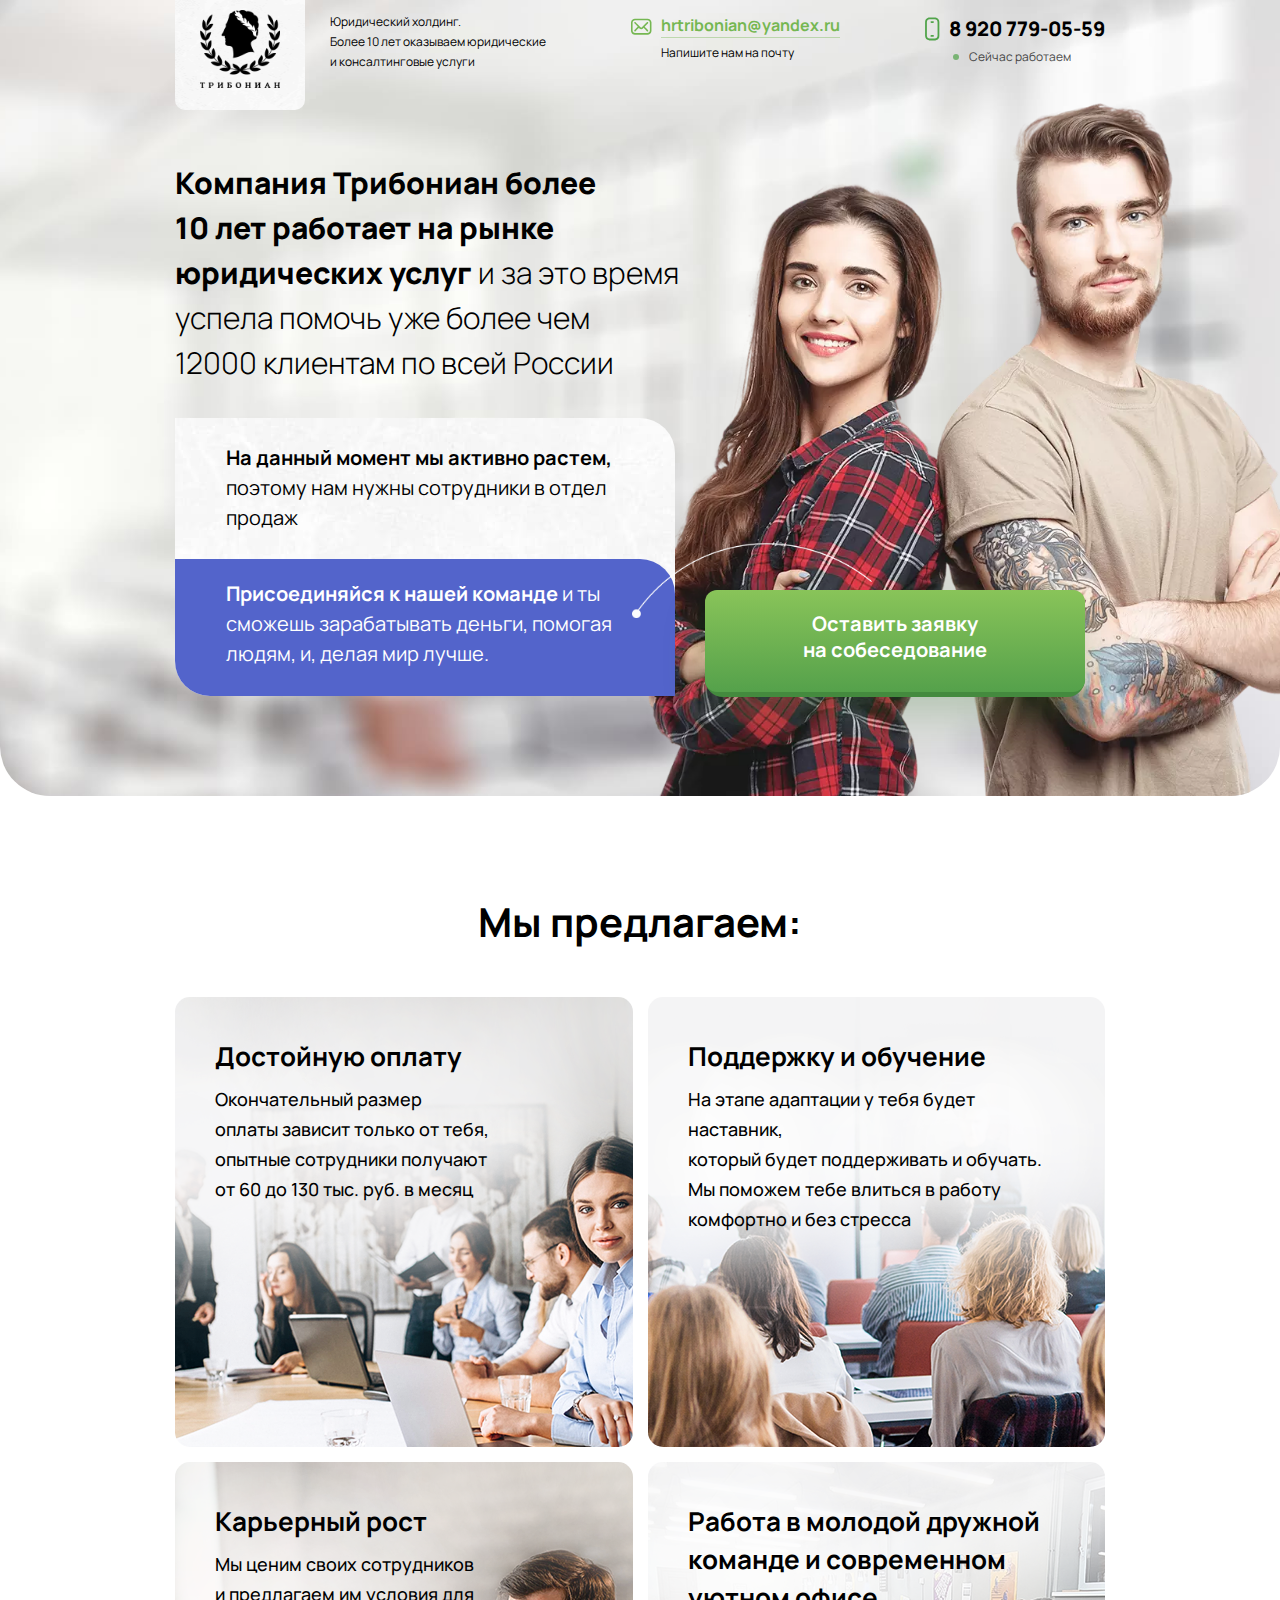
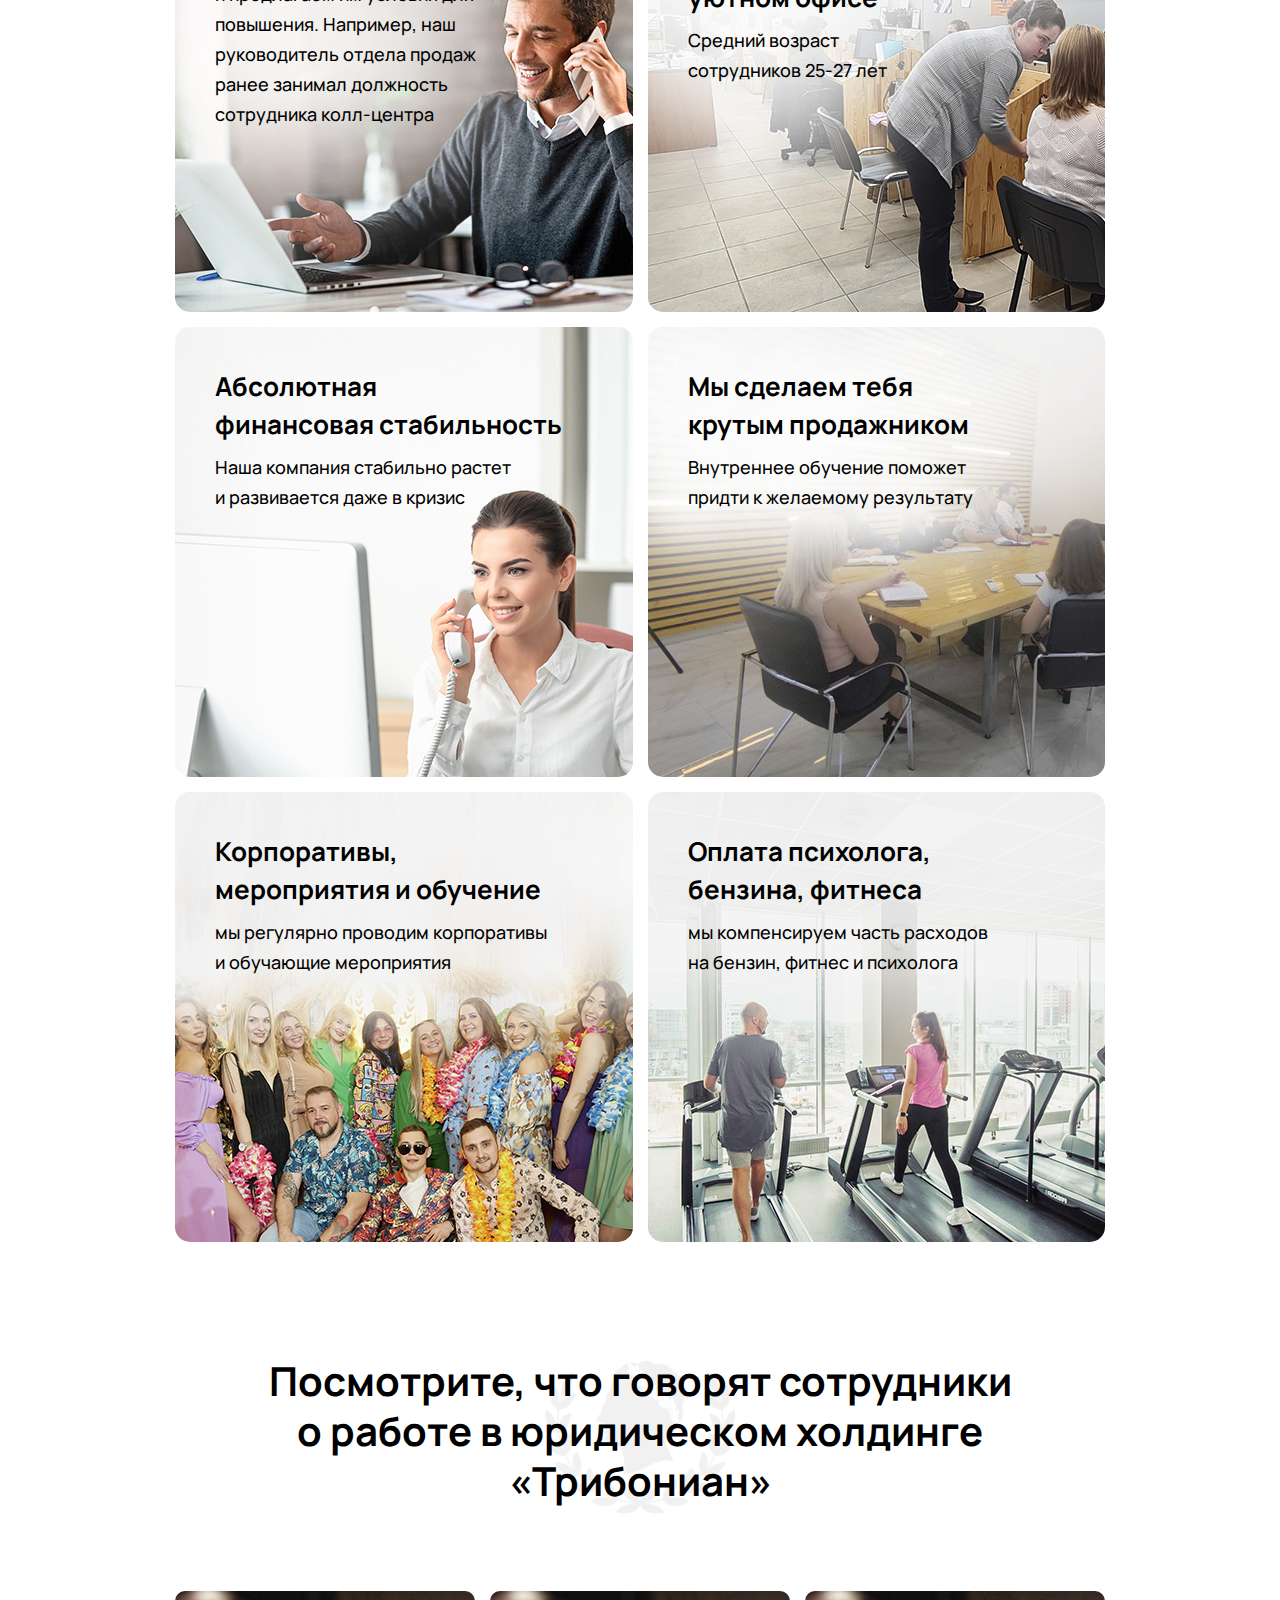
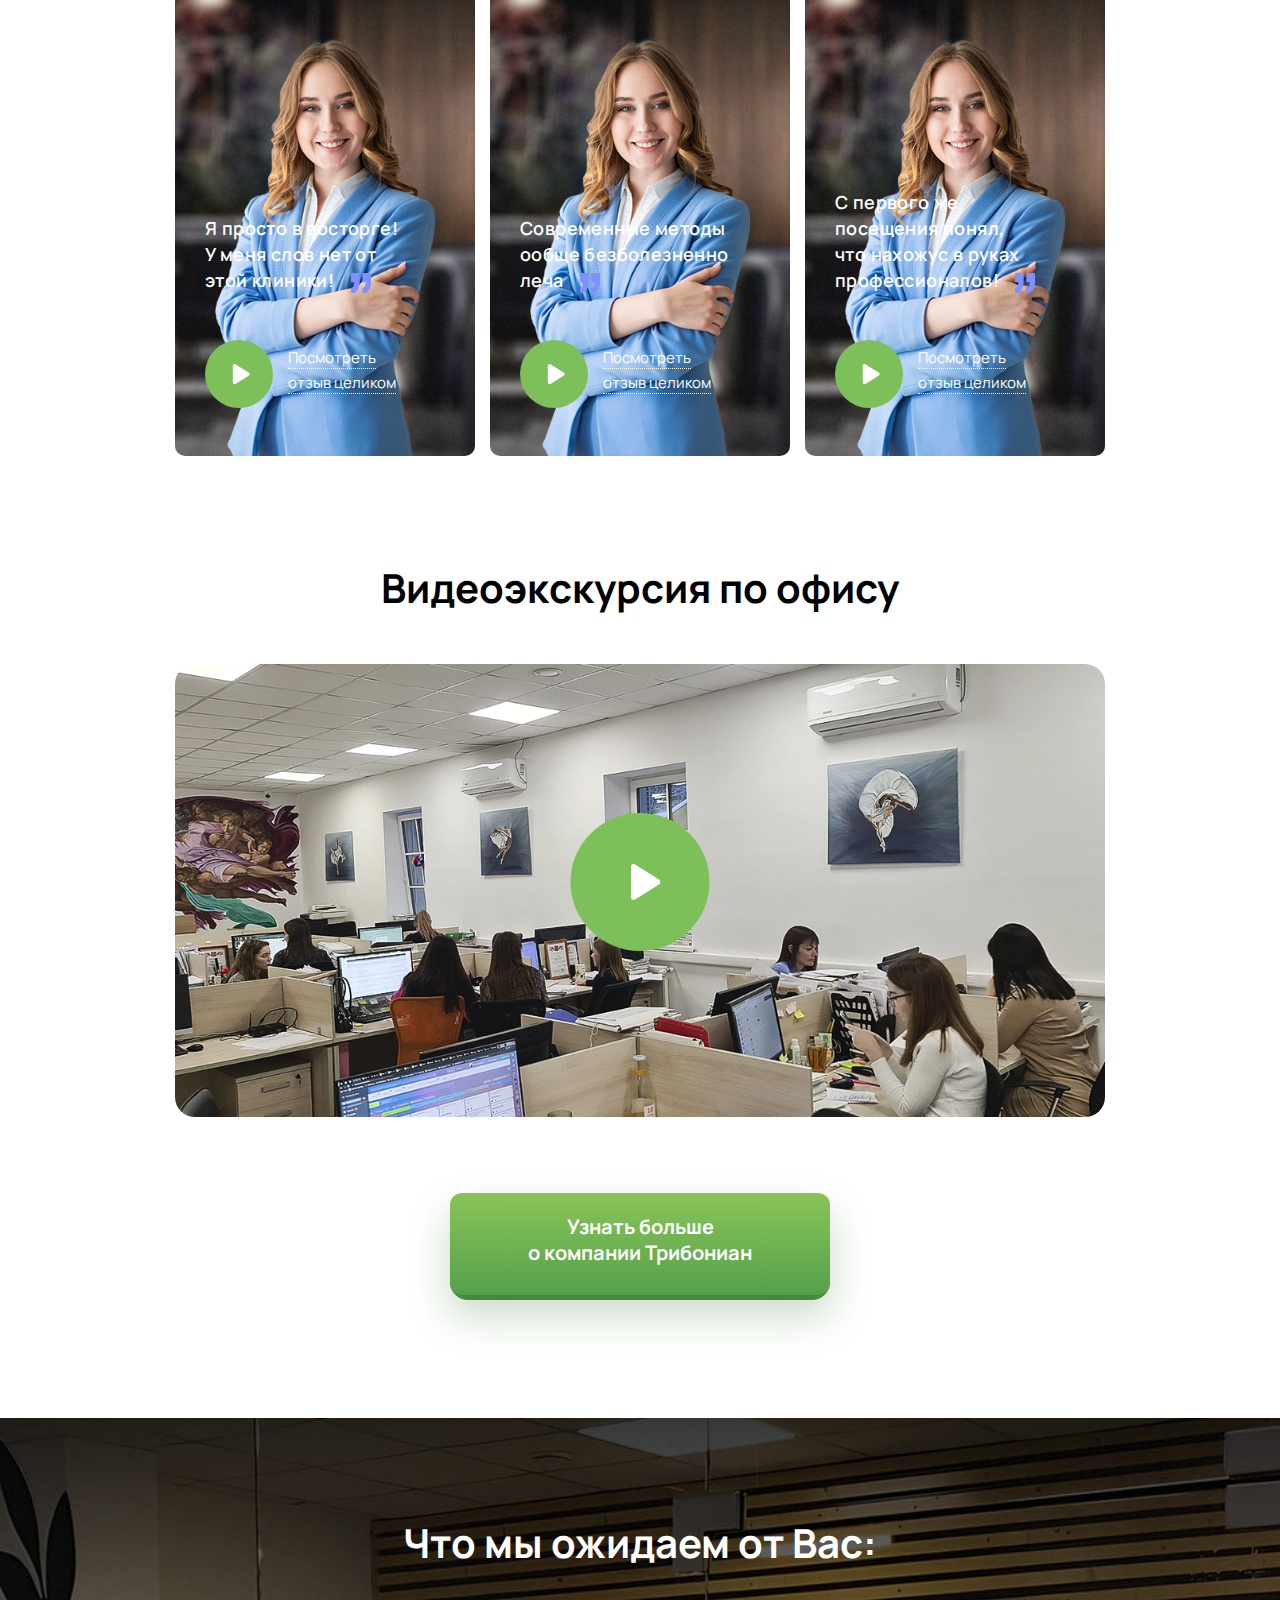
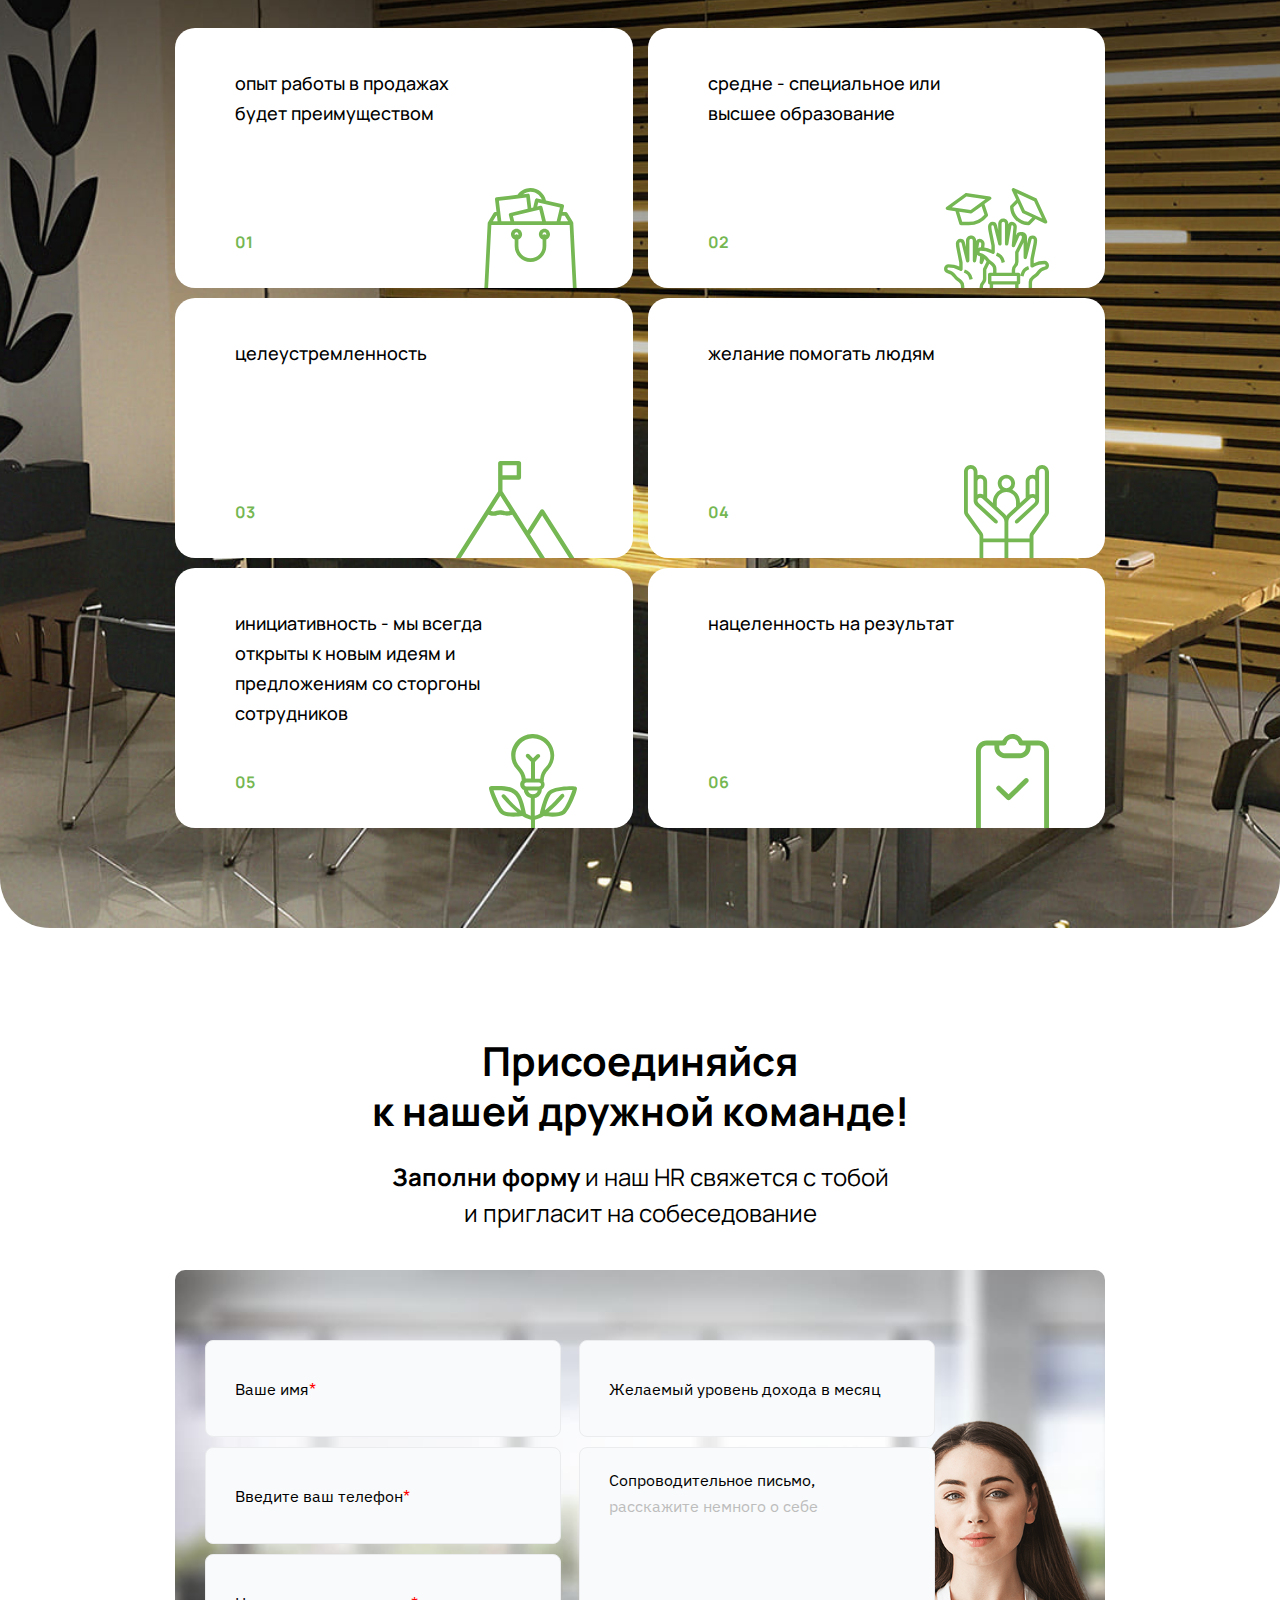
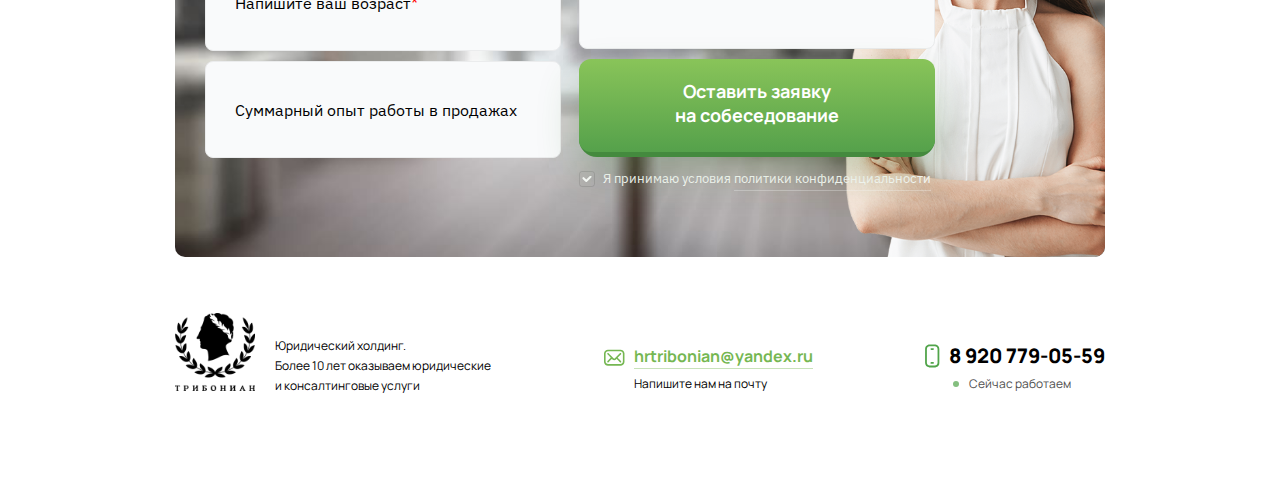
<file: index.html>
<!DOCTYPE html>
<html lang="en">
<head>

    <title>Юридический холдинг. Более 10 лет оказываем юридические и консалтинговые услуги</title>
    <meta content="width=device-width,maximum-scale=1,initial-scale=1,user-scalable=0" name="viewport">
    <meta http-equiv="Content-Type" content="text/html;charset=UTF-8" />
    <meta name="author" content="" />
    <meta name="description" content="" />
    <meta name="keywords" content="" /> 
    
    <link rel="stylesheet" href="css/main.css" media="all"/>
    <link rel="stylesheet" href="css/fancybox.min.css" media="all"/>
    <link rel="stylesheet" href="css/hystmodal.min.css" media="all"/>
    <link rel="stylesheet" href="css/responsive.css" media="all"/>

    <link href="favicon.ico" rel="shortcut icon"/>

</head>

<body>  

    <!-- wrapper Start -->
    <div class="wrapper">
        <!-- header Start -->
        <header class="header">
            <div class="header__container">
                <div class="header__logo logo">
                    <div class="logo__img">
                        <img src="img/bg/logo.svg" alt="logo">
                    </div>
                    <div class="logo__text">
                        <span>Юридический холдинг.<br> Более 10 лет оказываем юридические<br> и консалтинговые услуги</span>
                    </div>
                </div>
                <a class="header__mail mail" href="mailto:hrtribonian@yandex.ru">
                    <span class="mail__address">
                        <span>hrtribonian@yandex.ru</span>
                    </span>
                    <small class="mail__text">Напишите нам на почту</small>
                </a>
                <div class="header__phone phone">
                    <a href="tel:8 920 779-05-59" class="phone__number">8 920 779-05-59</a>
                    <span class="phone__work">Сейчас работаем</span>
                </div>
            </div>
        </header>
        <!-- header end -->
        <!-- main Start -->
        <main>
            <section class="about">
                <div class="about__container">
                    <div class="about__description">
                        <h1 class="about__title">
                            <strong>Компания Трибониан более<br> 10 лет работает на рынке<br> юридических услуг</strong> 
                            и за это время<br> успела помочь уже более чем<br> 12000 клиентам по всей России
                        </h1>
                        <div class="about__info-col">
                            <div class="about__staff-info staff-info staff-info_line-dec">
                                <div class="staff-info__top-panel">
                                    <p><strong>На данный момент мы активно растем,</strong><br> поэтому нам нужны сотрудники в отдел продаж</p>
                                </div>
                                <div class="staff-info__bottom-panel">
                                    <p><strong>Присоединяйся к нашей команде</strong><br> и ты сможешь зарабатывать деньги,<br> помогая людям, и, делая мир лучше.</p>
                                </div>
                            </div>
                            <a href="#join" class="about__btn btn">Оставить заявку<br> на собеседование</a>
                        </div>
                    </div>
                    <div class="about__photo">
                        <picture>
                            <source srcset="img/src/about-img.webp" type="image/webp">
                            <img src="img/src/about-img.png" alt="photo">
                        </picture>
                    </div>
                </div>
            </section>
            <section class="offers">
                <div class="offers__container">
                    <h2 class="offers__title title title_text-center">Мы предлагаем:</h2>
                    <div class="cursor-icon">
                        <img src="img/bg/cursor.svg" alt="cursor">
                    </div>
                    <div class="offers__catalog catalog">
                        <div class="catalog__item">
                            <div class="catalog__description">
                                <h3 class="catalog__title">Достойную оплату</h3>
                                <p>
                                    Окончательный размер<br> 
                                    оплаты  зависит только от тебя,<br> 
                                    опытные  сотрудники получают<br> 
                                    от 60 до 130 тыс. руб. в месяц
                                </p>
                            </div>
                            <div class="catalog__photo">
                                <picture>
                                    <source srcset="img/src/catalog-img-1.webp" type="image/webp">
                                    <img src="img/src/catalog-img-1.png" alt="photo">
                                </picture>
                            </div>
                        </div>
                        <div class="catalog__item">
                            <div class="catalog__description">
                                <h3 class="catalog__title">Поддержку и обучение</h3>
                                <p>
                                    На этапе адаптации у тебя будет наставник,<br> 
                                    который будет поддерживать и обучать.<br>  
                                    Мы поможем тебе влиться в работу<br> 
                                    комфортно и без стресса
                                </p>
                            </div>
                            <div class="catalog__photo">
                                <picture>
                                    <source srcset="img/src/catalog-img-2.webp" type="image/webp">
                                    <img src="img/src/catalog-img-2.png" alt="photo">
                                </picture>
                            </div>
                        </div>
                        <div class="catalog__item">
                            <div class="catalog__description">
                                <h3 class="catalog__title">Карьерный рост</h3>
                                <p>
                                    Мы ценим своих сотрудников<br> 
                                    и предлагаем им условия для<br> 
                                    повышения. Например, наш<br> 
                                    руководитель отдела продаж<br>  
                                    ранее занимал должность<br>  
                                    сотрудника колл-центра
                                </p>
                            </div>
                            <div class="catalog__photo">
                                <picture>
                                    <source srcset="img/src/catalog-img-3.webp" type="image/webp">
                                    <img src="img/src/catalog-img-3.png" alt="photo">
                                </picture>
                            </div>
                        </div>
                        <div class="catalog__item">
                            <div class="catalog__description">
                                <h3 class="catalog__title">
                                    Работа в молодой дружной<br>
                                    команде и современном<br> 
                                    уютном офисе
                                </h3>
                                <p>
                                    Средний возраст<br> 
                                    сотрудников 25-27 лет
                                </p>
                            </div>
                            <div class="catalog__photo">
                                <picture>
                                    <source srcset="img/src/catalog-img-4.webp" type="image/webp">
                                    <img src="img/src/catalog-img-4.png" alt="photo">
                                </picture>
                            </div>
                        </div>
                        <div class="catalog__item">
                            <div class="catalog__description">
                                <h3 class="catalog__title">
                                    Абсолютная<br> 
                                    финансовая стабильность
                                </h3>
                                <p>
                                    Наша компания стабильно растет<br> 
                                    и развивается даже в кризис
                                </p>
                            </div>
                            <div class="catalog__photo">
                                <picture>
                                    <source srcset="img/src/catalog-img-5.webp" type="image/webp">
                                    <img src="img/src/catalog-img-5.png" alt="photo">
                                </picture>
                            </div>
                        </div>
                        <div class="catalog__item">
                            <div class="catalog__description">
                                <h3 class="catalog__title">
                                    Мы сделаем тебя<br> 
                                    крутым продажником
                                </h3>
                                <p>
                                    Внутреннее обучение поможет<br> 
                                    придти к желаемому результату
                                </p>
                            </div>
                            <div class="catalog__photo">
                                <picture>
                                    <source srcset="img/src/catalog-img-6.webp" type="image/webp">
                                    <img src="img/src/catalog-img-6.png" alt="photo">
                                </picture>
                            </div>
                        </div>
                        <div class="catalog__item">
                            <div class="catalog__description">
                                <h3 class="catalog__title">
                                    Корпоративы,<br> 
                                    мероприятия и обучение
                                </h3>
                                <p>
                                    мы регулярно проводим корпоративы<br> 
                                    и обучающие мероприятия
                                </p>
                            </div>
                            <div class="catalog__photo">
                                <picture>
                                    <source srcset="img/src/catalog-img-7.webp" type="image/webp">
                                    <img src="img/src/catalog-img-7.png" alt="photo">
                                </picture>
                            </div>
                        </div>
                        <div class="catalog__item">
                            <div class="catalog__description">
                                <h3 class="catalog__title">
                                    Оплата психолога,<br> 
                                    бензина, фитнеса
                                </h3>
                                <p>
                                    мы компенсируем часть расходов<br> 
                                    на бензин, фитнес и психолога
                                </p>
                            </div>
                            <div class="catalog__photo">
                                <picture>
                                    <source srcset="img/src/catalog-img-8.webp" type="image/webp">
                                    <img src="img/src/catalog-img-8.png" alt="photo">
                                </picture>
                            </div>
                        </div>
                    </div>
                </div>
            </section>
            <section class="look">
                <div class="look__container">
                    <h2 class="look__title title title_dec-bg title_text-center">
                        Посмотрите, что говорят сотрудники<br>
                        о работе в юридическом холдинге<br>
                        «Трибониан»
                    </h2>
                    <div class="cursor-icon">
                        <img src="img/bg/cursor.svg" alt="cursor">
                    </div>
                    <div class="look__reviews reviews">
                        <div class="reviews__item">
                            <div class="reviews__description">
                                <p>
                                    Я просто в восторге!<br>
                                    У меня слов нет от<br>
                                    этой клиники!
                                </p>
                                <a href="https://www.youtube.com/watch?v=KIeAtU-Toxw" data-fancybox="video-1" class="reviews__mov-panel mov-panel">
                                    <span class="mov-panel__play-btn play-btn play-btn_sm-size">Смотреть</span>
                                    <span class="mov-panel__mov-text">
                                        <span>Посмотреть<br> отзыв целиком</span>
                                    </span>
                                </a>
                            </div>
                            <div class="reviews__photo">
                                <picture>
                                    <source srcset="img/src/reviews-img.webp" type="image/webp">
                                    <img src="img/src/reviews-img.png" alt="photo">
                                </picture>
                            </div>
                        </div>
                        <div class="reviews__item">
                            <div class="reviews__description">
                                <p>
                                    Современные методы<br>
                                    ообще безболезненно<br>
                                    леча
                                </p>
                                <a href="https://www.youtube.com/watch?v=KIeAtU-Toxw" data-fancybox="video-2" class="reviews__mov-panel mov-panel">
                                    <span class="mov-panel__play-btn play-btn play-btn_sm-size">Смотреть</span>
                                    <span class="mov-panel__mov-text">
                                        <span>Посмотреть<br> отзыв целиком</span>
                                    </span>
                                </a>
                            </div>
                            <div class="reviews__photo">
                                <picture>
                                    <source srcset="img/src/reviews-img.webp" type="image/webp">
                                    <img src="img/src/reviews-img.png" alt="photo">
                                </picture>
                            </div>
                        </div>
                        <div class="reviews__item">
                            <div class="reviews__description">
                                <p>
                                    С первого же<br>
                                    посещения понял,<br>
                                    что нахожус в руках<br>
                                    профессионалов!
                                </p>
                                <a href="https://www.youtube.com/watch?v=KIeAtU-Toxw" data-fancybox="video-3" class="reviews__mov-panel mov-panel">
                                    <span class="mov-panel__play-btn play-btn play-btn_sm-size">Смотреть</span>
                                    <span class="mov-panel__mov-text">
                                        <span>Посмотреть<br> отзыв целиком</span>
                                    </span>
                                </a>
                            </div>
                            <div class="reviews__photo">
                                <picture>
                                    <source srcset="img/src/reviews-img.webp" type="image/webp">
                                    <img src="img/src/reviews-img.png" alt="photo">
                                </picture>
                            </div>
                        </div>
                    </div>
                </div>
            </section>
            <section class="video-tour">
                <div class="video-tour__container">
                    <h2 class="video-tour__title title title_text-center">Видеоэкскурсия по офису</h2>
                    <div class="video-tour__poster poster">
                        <a href="https://www.youtube.com/watch?v=KIeAtU-Toxw" data-fancybox="video-4">
                            <span class="poster__play-btn play-btn">Смотреть</span>
                            <picture>
                                <source srcset="img/src/poster-img.webp" type="image/webp">
                                <img src="img/src/poster-img.png" alt="photo">
                            </picture>
                        </a>
                    </div>
                    <div class="video-tour__btn-panel btn-panel">
                        <a href="#" class="btn" data-hystmodal="#company-info">Узнать больше<br> о компании Трибониан</a>
                    </div>
                </div>
            </section>
            <section class="expectation">
                <div class="expectation__container">
                    <h2 class="expectation__title title title_text-center">Что мы ожидаем от Вас:</h2>
                    <div class="cursor-icon">
                        <img src="img/bg/cursor.svg" alt="cursor">
                    </div>
                    <div class="requirements">
                        <div class="requirements__item">
                            <p>опыт работы  в продажах<br> будет преимуществом</p>
                            <span class="requirements__number">01</span>
                            <div class="requirements__icon">
                                <img src="img/src/requirements-icon-1.svg" alt="icon">
                            </div>
                        </div>
                        <div class="requirements__item">
                            <p>средне - специальное или<br> высшее образование</p>
                            <span class="requirements__number">02</span>
                            <div class="requirements__icon">
                                <img src="img/src/requirements-icon-2.svg" alt="icon">
                            </div>
                        </div>
                        <div class="requirements__item">
                            <p>целеустремленность</p>
                            <span class="requirements__number">03</span>
                            <div class="requirements__icon">
                                <img src="img/src/requirements-icon-3.svg" alt="icon">
                            </div>
                        </div>
                        <div class="requirements__item">
                            <p>желание помогать людям</p>
                            <span class="requirements__number">04</span>
                            <div class="requirements__icon">
                                <img src="img/src/requirements-icon-4.svg" alt="icon">
                            </div>
                        </div>
                        <div class="requirements__item">
                            <p>инициативность - мы всегда<br> открыты к новым идеям и<br> предложениям  со сторгоны<br> сотрудников</p>
                            <span class="requirements__number">05</span>
                            <div class="requirements__icon">
                                <img src="img/src/requirements-icon-5.svg" alt="icon">
                            </div>
                        </div>
                        <div class="requirements__item">
                            <p>нацеленность  на результат</p>
                            <span class="requirements__number">06</span>
                            <div class="requirements__icon">
                                <img src="img/src/requirements-icon-6.svg" alt="icon">
                            </div>
                        </div>
                    </div>
                </div>
            </section>
            <section id="join" class="join">
                <div class="join__container">
                    <h2 class="join__title title title_text-center">Присоединяйся<br> к нашей дружной команде!</h2>
                    <p class="join__sub-title sub-title sub-title_text-center"><strong>Заполни форму</strong> и наш HR свяжется с тобой<br> и пригласит на собеседование</p>
                    <div class="join__interview-form interview-form">
                        <div class="interview-form__content">
                            <form method="POST" action="#" enctype="multipart/form-data">
                                <input type="hidden" name="from" value="Оставить заявку на собеседование">
                                <fieldset>
                                    <ul class="interview-form__list">
                                        <li>
                                            <div class="field-input">
                                                <label for="name">Ваше имя<small>*</small></label>
                                                <input id="name" type="text" name="name" required="required">
                                            </div>
                                        </li>
                                        <li>
                                            <div class="field-input">
                                                <label for="tel">Введите ваш телефон<small>*</small></label>
                                                <input id="tel" type="tel" name="tel" required="required">
                                            </div>
                                        </li>
                                        <li>
                                            <div class="field-input">
                                                <label for="age">Напишите ваш возраст<small>*</small></label>
                                                <input id="age" type="text" name="age" required="required">
                                            </div>
                                        </li>
                                        <li>
                                            <div class="field-input">
                                                <label for="experience">Суммарный опыт работы в продажах</label>
                                                <input id="experience" type="text" name="experience">
                                            </div>
                                        </li>
                                    </ul>
                                </fieldset>
                                <fieldset>
                                    <ul class="interview-form__list">
                                        <li>
                                            <div class="field-input">
                                                <label for="income">Желаемый уровень дохода в месяц</label>
                                                <input id="income" type="text" name="income">
                                            </div>
                                        </li>
                                        <li>
                                            <div class="field-textarea">
                                                <label for="message">Сопроводительное письмо,<br> <span>расскажите немного о себе</span></label>
                                                <textarea id="message" name="message"></textarea>
                                            </div>
                                        </li>
                                        <li>
                                            <button class="interview-form__btn btn btn_small-size" type="submit">Оставить заявку<br> на собеседование</button>
                                        </li>
                                        <li>
                                            <div class="interview-form__checkbox checkbox">
                                                <input id="accept" type="checkbox" checked="checked" required="required">
                                                <label for="accept">Я принимаю условия <a href="#" data-hystmodal="#privacy-policy">политики конфиденциальности</a></label>
                                            </div>
                                        </li>
                                    </ul>
                                </fieldset>
                            </form>
                        </div>
                        <div class="interview-form__photo">
                            <picture>
                                <source srcset="img/src/interview-form-img.webp" type="image/webp">
                                <img src="img/src/interview-form-img.png" alt="photo">
                            </picture>
                        </div>
                    </div>
                </div>
            </section>
        </main>
        <!-- main end -->
        <!-- footer Sart -->
        <footer class="footer">
            <div class="footer__container">
                <div class="footer__logo logo">
                    <div class="logo__img">
                        <img src="img/bg/logo.svg" alt="logo">
                    </div>
                    <div class="logo__text">
                        <span>Юридический холдинг.<br> Более 10 лет оказываем юридические<br> и консалтинговые услуги</span>
                    </div>
                </div>
                <a class="footer__mail mail" href="mailto:hrtribonian@yandex.ru">
                    <span class="mail__address">
                        <span>hrtribonian@yandex.ru</span>
                    </span>
                    <small class="mail__text">Напишите нам на почту</small>
                </a>
                <div class="footer__phone phone">
                    <a href="tel:8 920 779-05-59" class="phone__number">8 920 779-05-59</a>
                    <span class="phone__work">Сейчас работаем</span>
                </div>
            </div>
        </footer>
        <!-- footer end -->
    </div>   
    <!-- wrapper end -->

    <!-- company-info modal Start -->
    <div id="company-info" class="hystmodal" aria-hidden="true">
        <div class="hystmodal__wrap">
            <div class="hystmodal__window" role="dialog" aria-modal="true">
                <button class="hystmodal__close" data-hystclose>Закрыть</button>
                <div class="hystmodal__styled">
                    <h3 class="title title_text-center">Приветствую тебя, будущий коллега!</h3>
                    <p class="gl-big-indent">Компания Трибониан – это команда профессионалов и единомышленников. Уже 10 лет мы помогаем людям справиться с финансовыми трудностями и сделать шаг в новую жизнь. У нас уже более 4000 благодарных клиентов по всей России, и мы не хотим на этом останавливаться! Поэтому за последние 2 года мы выросли в 5 раз. Количество наших сотрудников уже более 100 человек и с каждым днем нас становится все больше. У нас есть цель, к которой мы идем всей командой – стать компанией №1.</p>
                    <h3 class="title title_text-center">Немного о нас:</h3>
                    <p>- собственное здание в центре г.Тулы, в котором созданы все условия для комфорта сотрудников: современный дизайнерский ремонт, система вентиляции и кондиционирования, отдельная столовая, lounge зона, coffee bar с вкуснейшим зерновым кофе и различными добавками к нему, собственная парковка, зона барбекю</p>
                    <p>- люди – главная ценность в успешной компании. Мы заботимся о наших сотрудниках, следим за их здоровьем: организуем занятия йогой в собственном зале, компенсируем затраты на фитнес, в нашей столовой всегда есть необходимый набор витаминов.</p>
                    <p>- основатель максимально вовлечен в жизнь и развитие компании, он постоянно обучается сам и дает возможность развиваться сотрудникам как в профессиональном, так и в личностном плане: у нас огромная библиотека, оплачиваем тренинги, курсы, проводим профессиональные семинары с ведущими спикерами, в различных направлениях нас курируют успешные люди: М.Гребенюк (основатель компании является участником группы «Прорыв»), А. Петроченков, М. Батырев, А. Калашников.</p>
                    <p>А еще мы умеем круто отрываться на наших шумных стилизованных корпоративах!</p>
                </div>
            </div>
        </div>
    </div>
    <!-- company-info modal end -->

    <!-- privacy policy modal Start -->
    <div id="privacy-policy" class="hystmodal" aria-hidden="true">
        <div class="hystmodal__wrap">
            <div class="hystmodal__window" role="dialog" aria-modal="true">
                <button class="hystmodal__close" data-hystclose>Закрыть</button>
                <div class="hystmodal__styled">
                    <h2 class="title title_text-center">Политика конфиденциальности</h2>
                    <p>Администрация данного Сайта не может передать или раскрыть информацию предоставленную пользователем (далее Пользователь) при регистрации и использовании функций сайта третьим лицам, кроме случаев, описанных законодательством страны, на территории которой пользователь ведет свою деятельность.</p>
                    <p>Для регистрации на сайте, пользователь обязан внести некоторую персональную информацию. Для проверки предоставленных данных, сайт оставляет за собой право потребовать доказательства идентичности в онлайн или офлайн режимах.</p>
                    <p>Сайт использует личную информацию Пользователя для обслуживания и для улучшения качества предоставляемых услуг. Часть персональной информации может быть предоставлена банку или платежной системе, в случае, если предоставление этой информации обусловлено процедурой перевода средств платежной системе, услугами которой Пользователь желает воспользоваться.</p>
                    <p>Сайт прилагает все усилия для сбережения в сохранности личных данных Пользователя. Личная информация может быть раскрыта в случаях, описанных законодательством, либо когда администрация сочтет подобные действия необходимыми для соблюдения юридической процедуры, судебного распоряжения или легального процесса необходимого для работы Пользователя с Сайтом.</p>
                    <p>В других случаях, ни при каких условиях, информация, которую Пользователь передает Сайту, не будет раскрыта третьим лицам.</p>
                </div>
            </div>
        </div>
    </div>
    <!-- privacy policy modal end -->

    <!-- jQuery libs -->
    <script type="text/javascript" src="js/jquery.min.js"></script>

    <!-- Plugin scripts -->
    <script type="text/javascript" src="js/send.js"></script>
    <script type="text/javascript" src="js/fancybox.min.js"></script>
    <script type="text/javascript" src="js/maskedinput.min.js"></script>
    <script type="text/javascript" src="js/hystmodal.min.js"></script>

    <!-- Scripts -->
    <script type="text/javascript" src="js/scripts.js"></script>

</body>

</html>
</file>
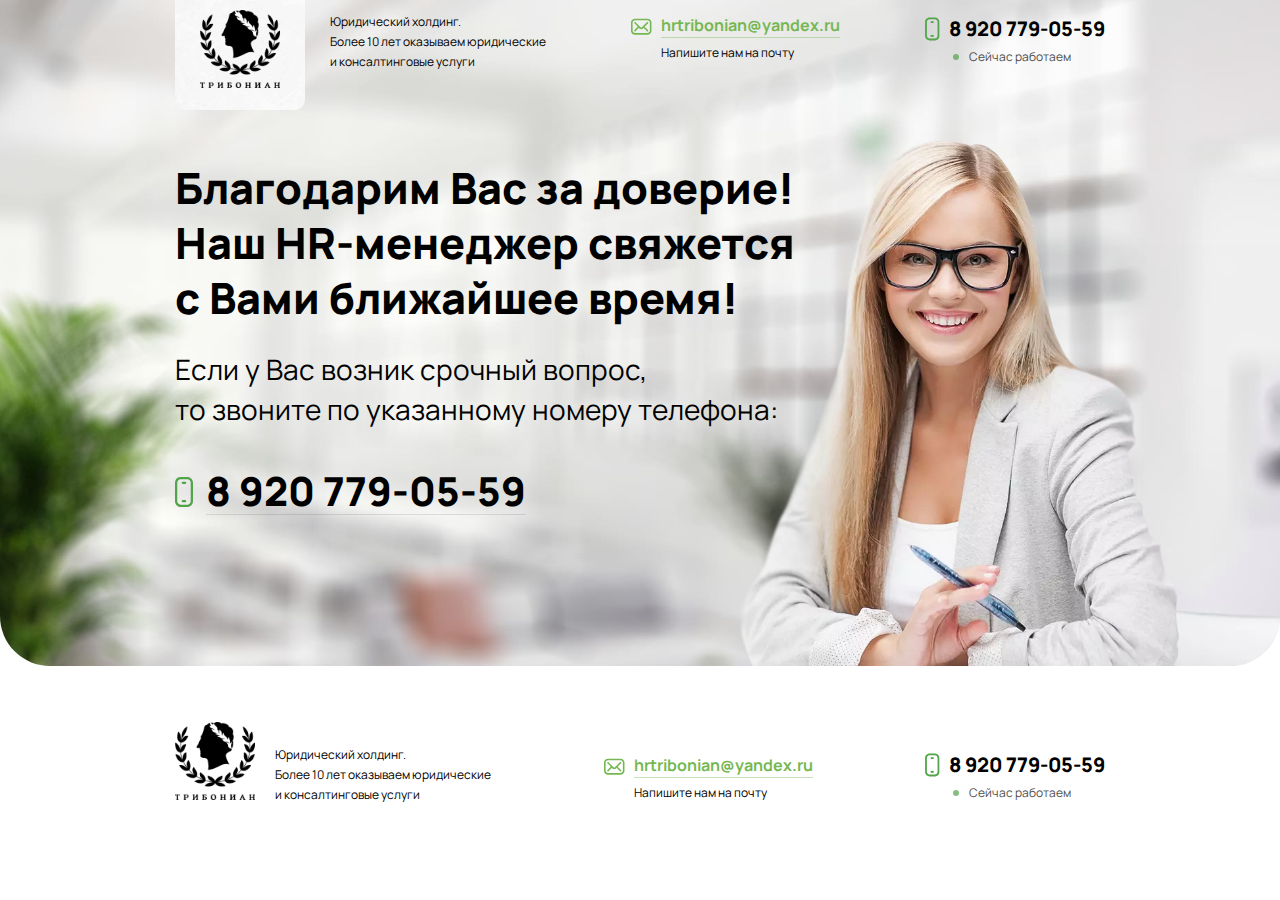
<file: success.html>
<!DOCTYPE html>
<html lang="en">
<head>

    <title>Юридический холдинг. Более 10 лет оказываем юридические и консалтинговые услуги</title>
    <meta content="width=device-width,maximum-scale=1,initial-scale=1,user-scalable=0" name="viewport">
    <meta http-equiv="Content-Type" content="text/html;charset=UTF-8" />
    <meta name="author" content="" />
    <meta name="description" content="" />
    <meta name="keywords" content="" /> 
    
    <link rel="stylesheet" href="css/main.css" media="all"/>
    <link rel="stylesheet" href="css/fancybox.min.css" media="all"/>
    <link rel="stylesheet" href="css/hystmodal.min.css" media="all"/>
    <link rel="stylesheet" href="css/responsive.css" media="all"/>

    <link href="favicon.ico" rel="shortcut icon"/>

</head>

<body>  

    <!-- wrapper Start -->
    <div class="wrapper">
        <!-- header Start -->
        <header class="header">
            <div class="header__container">
                <div class="header__logo logo">
                    <div class="logo__img">
                        <a href="index.html">
                            <img src="img/bg/logo.svg" alt="logo">
                        </a>
                    </div>
                    <div class="logo__text">
                        <span>
                            <a href="index.html">
                                Юридический холдинг.<br> Более 10 лет оказываем юридические<br> и консалтинговые услуги
                            </a>
                        </span>
                    </div>
                </div>
                <a class="header__mail mail" href="mailto:hrtribonian@yandex.ru">
                    <span class="mail__address">
                        <span>hrtribonian@yandex.ru</span>
                    </span>
                    <small class="mail__text">Напишите нам на почту</small>
                </a>
                <div class="header__phone phone">
                    <a href="tel:8 920 779-05-59" class="phone__number">8 920 779-05-59</a>
                    <span class="phone__work">Сейчас работаем</span>
                </div>
            </div>
        </header>
        <!-- header end -->
        <!-- main Start -->
        <main>
            <section class="success">
                <div class="success__container">
                    <div class="success__description">
                        <h1 class="success__title">
                            Благодарим Вас за доверие!<br>
                            Наш HR-менеджер свяжется<br>
                            с Вами ближайшее время!
                        </h1>
                        <p>
                            Если у Вас возник срочный вопрос,<br>
                            то звоните по указанному номеру телефона:
                        </p>
                        <span class="success__phone">
                            <a href="tel:8 920 779-05-59">8 920 779-05-59</a>
                        </span>
                    </div>
                    <div class="success__photo">
                        <picture>
                            <source srcset="img/src/success-img.webp" type="image/webp">
                            <img src="img/src/success-img.png" alt="photo">
                        </picture>
                    </div>
                </div>
            </section>
        </main>
        <!-- main end -->
        <!-- footer Sart -->
        <footer class="footer">
            <div class="footer__container">
                <div class="footer__logo logo">
                    <div class="logo__img">
                        <a href="index.html">
                            <img src="img/bg/logo.svg" alt="logo">
                        </a>
                    </div>
                    <div class="logo__text">
                        <span>
                            <a href="index.html">
                                Юридический холдинг.<br> Более 10 лет оказываем юридические<br> и консалтинговые услуги
                            </a>
                        </span>
                    </div>
                </div>
                <a class="footer__mail mail" href="mailto:hrtribonian@yandex.ru">
                    <span class="mail__address">
                        <span>hrtribonian@yandex.ru</span>
                    </span>
                    <small class="mail__text">Напишите нам на почту</small>
                </a>
                <div class="footer__phone phone">
                    <a href="tel:8 920 779-05-59" class="phone__number">8 920 779-05-59</a>
                    <span class="phone__work">Сейчас работаем</span>
                </div>
            </div>
        </footer>
        <!-- footer end -->
    </div>   
    <!-- wrapper end -->

    <!-- privacy policy modal Start -->
    <div id="privacy-policy" class="hystmodal" aria-hidden="true">
        <div class="hystmodal__wrap">
            <div class="hystmodal__window" role="dialog" aria-modal="true">
                <button class="hystmodal__close" data-hystclose>Закрыть</button>
                <div class="hystmodal__styled">
                    <h2 class="title title_text-center">Политика конфиденциальности</h2>
                    <p>Администрация данного Сайта не может передать или раскрыть информацию предоставленную пользователем (далее Пользователь) при регистрации и использовании функций сайта третьим лицам, кроме случаев, описанных законодательством страны, на территории которой пользователь ведет свою деятельность.</p>
                    <p>Для регистрации на сайте, пользователь обязан внести некоторую персональную информацию. Для проверки предоставленных данных, сайт оставляет за собой право потребовать доказательства идентичности в онлайн или офлайн режимах.</p>
                    <p>Сайт использует личную информацию Пользователя для обслуживания и для улучшения качества предоставляемых услуг. Часть персональной информации может быть предоставлена банку или платежной системе, в случае, если предоставление этой информации обусловлено процедурой перевода средств платежной системе, услугами которой Пользователь желает воспользоваться.</p>
                    <p>Сайт прилагает все усилия для сбережения в сохранности личных данных Пользователя. Личная информация может быть раскрыта в случаях, описанных законодательством, либо когда администрация сочтет подобные действия необходимыми для соблюдения юридической процедуры, судебного распоряжения или легального процесса необходимого для работы Пользователя с Сайтом.</p>
                    <p>В других случаях, ни при каких условиях, информация, которую Пользователь передает Сайту, не будет раскрыта третьим лицам.</p>
                </div>
            </div>
        </div>
    </div>
    <!-- privacy policy modal end -->

    <!-- jQuery libs -->
    <script type="text/javascript" src="js/jquery.min.js"></script>

    <!-- Plugin scripts -->
    <script type="text/javascript" src="js/send.js"></script>
    <script type="text/javascript" src="js/fancybox.min.js"></script>
    <script type="text/javascript" src="js/maskedinput.min.js"></script>
    <script type="text/javascript" src="js/hystmodal.min.js"></script>

    <!-- Scripts -->
    <script type="text/javascript" src="js/scripts.js"></script>

</body>

</html>
</file>
<file: css/responsive.css>
@media (max-width: 1300px) {

[class*=__container] {
	max-width: 960px;
}

.header__logo .logo__img {
	display: flex;
	justify-content: center;
	align-items: flex-start;
	padding: 10px 0 0 0;
	width: 130px;
	height: 110px;
	border-radius: 0 0 10px 10px;
}

.header__logo .logo__img img {
	width: 80px;
}

.logo__img {
	margin: 0 20px 0 0;
	width: 80px;
}

.logo__img img {
	width: 100%;
}

.logo__text span {
	font-size: 12px;
	line-height: 20px;
}

.header__mail {
	margin-left: 0;
}

.mail {
	padding: 0 0 0 30px;
}

.mail__address {
	margin: 0 0 10px;
	font-size: 16px;
}

.mail__address:after {
	bottom: -3px;
	left: 0;
}

.mail__text {
	font-size: 12px;
}

.phone {
	padding: 0 0 0 24px;
}

.phone__number {
	margin: 0 0 10px;
	font-size: 20px;	
}

.phone__work {
	font-size: 12px;
}

.about {
	border-radius: 0 0 50px 50px;
}

.about__staff-info {
	margin: 0 30px 0 0;
}

.staff-info {
	width: 500px;
}

.about__description {
	padding: 160px 0 100px;
}

.about__title {
	font-size: 30px;
	line-height: 45px;
}

.staff-info p {
	font-size: 20px;
	line-height: 30px;
}

.staff-info p br { 
	display: none;
	}

.about__photo {
	width: 750px;
}

.staff-info_line-dec:after {
	width: 240px;
	height: 75px;
	background-size: 100%;
}

.title {
	font-size: 40px;
	line-height: 50px;
}

.title_dec-bg:after {
	width: 190px;
	height: 153px;
}

.catalog__description {
	padding: 40px;
}

.video-tour__container {
	padding: 0 15px;
}

.look__container {
	padding: 0 15px;
}

.reviews {
	gap: 48px 15px;
}

.reviews__description {
	padding: 0 30px;
}

.reviews__photo {
	width: 220px;
	left: 50%;
	transform: translateX(-50%);
}

.play-btn_sm-size {
	width: 68px;
	height: 68px;
}

.mov-panel__play-btn {
	margin: 0 15px 0 0;
}

.play-btn_sm-size:before {
	left: 27px;
}

.requirements {
	grid-template-columns: repeat(2, 1fr);
}

.expectation {
	padding: 100px 0;
	border-radius: 0 0 50px 50px;
}

.interview-form {
	padding: 70px 170px 70px 30px;
	border-radius: 10px;
}

.interview-form__checkbox {
	margin: 0;
}

.interview-form__photo {
	width: 260px;
}

.interview-form__photo img {
	width: 100%;
}

.field-input label {
	left: 30px;
}

input[type="tel"], 
input[type="text"], 
input[type="email"], 
input[type="password"] {
	padding: 0 30px;
}

.field-textarea label {
	top: 20px;
	left: 30px;
}

textarea {
	padding: 20px 30px;
}

.sub-title {
	font-size: 24px;
	line-height: 36px;
}

.success {
	border-radius: 0 0 50px 50px;
}

.success__description {
	padding: 160px 0;
}

.success__photo {
	width: 600px;
	right: -220px;
}

.footer__mail {
	margin: 0;
}

}

@media (max-width: 1050px) {

[class*=__container] {
	max-width: 100%;
}

.cursor-icon {
	display: block;
}

.about__photo {
	width: 650px;
	right: 10px;
}

.offers {
	padding: 70px 0 0;
}

.catalog {
	display: flex;
	flex-wrap: inherit;
	gap: 0 15px;
	margin: 0 -15px;
	padding: 0 15px;
	overflow-x: scroll;
	white-space: nowrap;
	-ms-overflow-style: none;
	scrollbar-width: none;
	}

.catalog::-webkit-scrollbar { 
	width: 0; 
	height: 0;
	background: transparent;
}

.catalog__item {
	width: 350px;
	min-width: 350px;
	white-space: normal;
	height: 350px;
}

.catalog__title {
	font-size: 22px;
	line-height: 30px;
}

.catalog__title br { 
	display: none;
}

.catalog p {
	font-size: 16px;
	line-height: 28px;
}

.catalog p br {
	display: none;
}

.look {
	padding: 70px 0 0;
}

.reviews {
	display: flex;
	flex-wrap: inherit;
	gap: 0 15px;
	margin: 0 -15px;
	padding: 0 15px;
	overflow-x: scroll;
	white-space: nowrap;
	-ms-overflow-style: none;
	scrollbar-width: none;
	}

.reviews::-webkit-scrollbar { 
	width: 0; 
	height: 0;
	background: transparent;
}

.reviews__item {
	width: 370px;
	min-width: 370px;
	min-height: 430px;
	white-space: normal;
}

.reviews__description {
	padding: 0 60px;
}

.video-tour {
	padding: 70px 0;
}

.video-tour__poster {
	margin: 0 0 50px;
}

.poster img {
	border-radius: 10px;
}

.poster__play-btn {
	width: 70px;
	height: 70px;
}

.poster__play-btn:before {
	width: 18px;
	height: 21px;
	left: 27px;
	background: url(../img/bg/play-sm.svg) center no-repeat;
}

.expectation {
	padding: 70px 0;
}

.requirements {
	display: flex;
	flex-wrap: inherit;
	gap: 0 15px;
	margin: 0 -15px;
	padding: 0 15px;
	overflow-x: scroll;
	white-space: nowrap;
	-ms-overflow-style: none;
	scrollbar-width: none;
	}

.requirements::-webkit-scrollbar { 
	width: 0; 
	height: 0;
	background: transparent;
}

.requirements__item {
	padding: 30px 30px 110px;
	width: 320px;
	min-width: 320px;
	white-space: normal;
	border-radius: 10px;
}

.requirements__item p {
	line-height: 26px;
}

.requirements__number {
	left: 30px;
}

.requirements__icon {
	right: 30px;
}

.title {
	margin: 0 0 30px;
}

.join {
	padding: 70px 0 0;
}

.join__title {
	margin: 0 0 10px;
}

.interview-form {
	padding: 50px;
}

.interview-form__photo {
	display: none;
}

.success__title {
	font-size: 30px;
	line-height: 40px;
}

.success__description {
	padding: 160px 0 100px;
}

.success__description p {
	font-size: 20px;
	line-height: 30px;
}

.success__phone {
	font-size: 30px;
}

.success__photo {
	width: 500px;
	right: 0;
}

.footer {
	padding: 50px 0;
}

}

@media (max-width: 960px) {

.video-tour__poster {
	height: 400px;
}

.video-tour__poster a {
	height: 100%;
}

.video-tour__poster img {
	height: 100%;
	object-fit: cover;
}

}

@media (max-width: 900px) { 

.about__title {
	font-size: 26px;
	line-height: 40px;
}

.staff-info {
	border-radius: 0 10px 0 10px;
}

.staff-info__top-panel {
	padding: 25px;
}

.staff-info p {
	font-size: 14px;
	line-height: 24px;
}

.staff-info__bottom-panel {
	padding: 25px;
	border-radius: 0 10px 0 10px;
}

.btn {
	max-width: 300px;
	font-size: 18px;
	line-height: 24px;
}

.interview-form__btn {
	max-width: 100%;
}

.about__photo {
	width: 450px;
}

.title {
	font-size: 34px;
	line-height: 44px;
}

.sub-title {
	font-size: 22px;
	line-height: 30px;
}

.interview-form {
	padding: 30px;
}

}

@media (max-width: 840px) { 

.logo__img {
	width: 60px;
}

.header__logo .logo__img {
	margin: 0 15px 0 0;
	width: 100px;
	height: 90px;
}

.header__logo .logo__img img {
	width: 60px;
}

.logo__text span {
	font-size: 10px;
	line-height: 16px;
}

.mail__address {
	font-size: 14px;
}

.mail__text {
	font-size: 10px;
}

.phone__number {
	font-size: 14px;	
}

.phone__work {
	padding: 0 0 0 15px;
	font-size: 10px;
}

.phone__work:before {
	left: 0;
}

.about__description {
	padding: 120px 0 100px;
}

.interview-form__content form {
	gap: 0 10px;
}

.success__photo {
	width: 400px;
	right: 0;
}

}

@media (max-width: 809px) {

.interview-form__content form {
	grid-template-columns: repeat(1, 1fr);
	gap: 10px 10px;
}

.interview-form__content fieldset:first-child .interview-form__list {
	display: grid;
	grid-template-columns: repeat(2, 1fr);
	gap: 10px 10px;
}

.interview-form__content fieldset:first-child .interview-form__list li {
	margin: 0;
}

label {
	font-size: 14px;
	line-height: 20px;
}

input[type="tel"], 
input[type="text"], 
input[type="email"], 
input[type="password"] {
	padding: 25px;
	height: 70px;
}

.field-input label {
	left: 25px;
}

.field-textarea label {
	left: 25px;
}

textarea {
	padding: 20px 25px;
}

.btn {
	font-size: 16px;
	line-height: 22px;
}

.btn br {
	display: none;
}

.interview-form__checkbox {
	justify-content: center;
}

}

@media (max-width: 767px) {

.btn {
	padding: 23px 25px;
	max-width: 100%;
}

.about {
	border-radius: 0 0 20px 20px;
}

.about__description {
	padding-bottom: 30px;
}

.about__title br { 
	display: none;
	}

.about__info-col {
	display: block;
}

.about__btn { 
	margin: 0;	
}

.staff-info {
	margin: 0 0 30px;
	width: 100%;
	background-position: center;
	background-size: cover;
}

.staff-info p {
	font-size: 16px;
}

.staff-info_line-dec:after {
	display: none;
}

.about__photo {
	display: none;
}

.video-tour__poster {
	height: 300px;
}

.expectation {
	border-radius: 0 0 20px 20px;
}

.interview-form {
	padding: 25px;
}

.hystmodal .hystmodal__window {
	padding: 25px;
	border-radius: 10px;
}

.hystmodal__wrap {
	padding: 0 36px;
}

.hystmodal .hystmodal__close {
	right: -23px;
}

.success__photo {
	display: none;
}

.success {
	border-radius: 0 0 20px 20px;
}

.success__description {
	padding-bottom: 50px;
	text-align: center;
}

.success__phone {
	display: inline-block;
	vertical-align: top;
}

.success__photo {
	position: relative;
	display: block;
	margin: 0 auto;
	right: -60px;
}

}

@media (max-width: 680px) { 

.logo__img {
	margin: 0;
}

.logo__text span {
	display: none;
}

.title {
	font-size: 30px;
	line-height: 40px;
}

.title_dec-bg:after {
	width: 100px;
	height: 81px;
}

.title br {
	display: none;
}

.reviews__item {
	width: 300px;
	min-width: 300px;
}

.reviews__description {
	padding: 0 30px;
}

.requirements__item {
	padding: 25px 25px 70px;
	width: 280px;
	min-width: 280px;
	min-height: 200px;
}

.requirements__item p {
	font-size: 16px;
	line-height: 24px;
}

.requirements__number {
	font-size: 14px;
	left: 25px;
}

.requirements__icon {
	width: 60px;
	right: 25px;
}

.requirements__icon img {
	width: 100%;
}

.interview-form__content fieldset:first-child .interview-form__list {
	grid-template-columns: repeat(1, 1fr);
}

}

@media (max-width: 520px) { 

.mail {
	display: none;
}

.about__title {
	font-size: 22px;
	line-height: 34px;
}

.staff-info__top-panel {
	padding: 20px;
}

.staff-info__bottom-panel {
	padding: 20px;
}

textarea {
	height: 150px;
}

.success__title br {
	display: none;	
}

.success__description p br {
	display: none;
}

.footer {
	padding: 30px 0;
}

}

@media (max-width: 460px) { 

.sub-title br { 
	display: none;
}

.title {
	font-size: 26px;
	line-height: 36px;
}

.sub-title {
	font-size: 18px;
	line-height: 26px;
}

.checkbox label a {
	text-decoration: underline;
}

.checkbox label a:after {
	display: none;
}

.video-tour__poster {
	height: 200px;
}

.success__title {
	font-size: 26px;
	line-height: 36px;
}

.success__description p {
	font-size: 18px;
	line-height: 28px;
}

.success__phone {
	font-size: 26px;
	line-height: 36px;
}

.success__phone:before {
	top: 4px;
}

.success__phone a:after {
	bottom: 0;
}

}

@media (max-width: 420px) { 

.hystmodal__wrap {
	padding: 0 15px;
}

.hystmodal .hystmodal__close {
	width: 12px;
	height: 12px;
	top: 8px;
	right: 8px;
	background: url(../img/bg/close-icon-green.svg) center no-repeat;
  	background-size: 100%;
}

.hystmodal .title {
	margin: 0 0 20px;
	font-size: 20px;
	line-height: 26px;
}

.hystmodal p {
	font-size: 14px;
	line-height: 22px;
}

}

@media (max-width: 390px) { 

.catalog__item {
	width: 280px;
	min-width: 280px;
	min-height: 300px;
}

.catalog__photo img {
	border-radius: 10px;
}

.catalog__description {
	padding: 25px;
}

.catalog__title {
	font-size: 18px;
	line-height: 24px;
}

.catalog p {
	font-size: 14px;
	line-height: 22px;
}

.field-input label {
	right: 25px;
}

.field-textarea label {
	right: 25px;
}

.success__title {
	font-size: 24px;
	line-height: 32px;
}

.success__description p {
	font-size: 16px;
	line-height: 22px;
}

.success__photo {
	width: 300px;
	right: -40px;
}

}

@media (max-width: 360px) { 

.interview-form {
	padding: 15px;
}

label {
	line-height: 18px;
}

.btn {
	padding: 20px;
	font-size: 14px;
	line-height: 20px;
}

.about__title {
	font-size: 20px;
	line-height: 30px;
}

.staff-info p {
	font-size: 14px;
	line-height: 20px;
}

.title {
	font-size: 22px;
	line-height: 32px;
}

.reviews__item {
	width: 280px;
	min-width: 280px;
}

.reviews__description {
	padding: 0 20px;
}

}
</file>
<file: css/main.css>
/* fonts */
@import url('https://fonts.googleapis.com/css2?family=IBM+Plex+Sans&family=Manrope:wght@300;400;500;700;800&display=swap');

/* reset */
*,
*::before,
*::after {
  box-sizing: border-box;
  }

body,
h1,
h2,
h3,
h4,
p,
ul,
ol,
li,
figure,
figcaption,
blockquote,
dl,
dd {
  margin: 0;
  padding: 0;
  }

ul[class],
ol[class] {
  list-style: none;
  }

a:not([class]) {
  text-decoration-skip-ink: auto;
  text-decoration: none;
  }

a {
  color: #75b752;
  text-decoration: none;
  transition: color .3s linear;
  }

a:hover { 
  color: #89c868;
  }

a:focus,
a:hover,
a:active { 
  outline: none !important;
  }

p { 
  margin: 0 0 20px;
  font-size: 16px;
  line-height: 24px;
  }

p.gl-big-indent {
  margin: 0 0 50px;
}

b, strong { 
  font-weight: 700;
  }

button { 
  margin: 0;
  padding: 0;
  vertical-align: top;
  border: 0;
  background: none;
  border-radius: 0;
  }

button:focus,
button:hover,
button:active { 
  outline: none !important;
  }

img {
  max-width: 100%;
  display: block;
  }

article > * + * {
  margin-top: 1em;
  }

input,
button,
textarea,
select {
  font: inherit;
  }

input:focus,
input:hover,
input:active,
textarea:focus,
textarea:hover,
textarea:active { 
  outline: none !important;
  }

fieldset { 
  margin: 0 0 15px;
  padding: 0;
  border: 0;
  }

fieldset:last-child { 
  margin: 0;
  }

iframe { vertical-align: top; }

hr { 
  margin: 15px 0;
  width: 100%;
  height: 1px;
  border: 0;
  background: #e5ecdd;
  }

@media (prefers-reduced-motion: reduce) {
  * {
    animation-duration: 0.01ms !important;
    animation-iteration-count: 1 !important;
    transition-duration: 0.01ms !important;
    scroll-behavior: auto !important;
    }
  }

[class*=__container] {
  margin: 0 auto;
  padding: 0 15px;
  max-width: 1230px;
  }

/* label */
label {
  display: block;
  font-size: 16px;
  font-weight: 400;
  font-family: 'IBM Plex Sans', sans-serif;
  line-height: 26px;
  }

label small {
  color: red;
  font-size: 16px;
  }

label span {
  color: #bdbdbd;
  }

/* field-input */
.field-input {
  position: relative;
  }

.field-input label {
  position: absolute;
  top: 50%;
  left: 41px;
  transform: translateY(-50%);
  z-index: 3;
  }

.field-input label.active { 
  display: none;
  }

/* input */
input[type='tel'],   
input[type='text'],
input[type='email'],
input[type='password'] {
  margin: 0;
  padding: 0 41px;
  vertical-align: top;
  width: 100%;
  height: 97px;
  color: #000;
  font-size: 16px;
  font-family: 'IBM Plex Sans', sans-serif;
  font-weight: 400;
  border: 1px solid #ebeced;
  background: #f9fafb;
  border-radius: 8px;
  transition: .3s border-color;
  -webkit-appearance: none;
  -moz-appearance: none;
  appearance: none;
  }

input[type='tel']:focus,   
input[type='text']:focus,
input[type='email']:focus,
input[type='password']:focus {
  border-color: #dbdcdc;
  }

input[type='tel']::-moz-placeholder,
input[type='text']::-moz-placeholder,
input[type='email']::-moz-placeholder,
input[type='password']::-moz-placeholder {
  color: #000;
  opacity: 1;
  outline: none;
  }

input[type='tel']::-webkit-input-placeholder,
input[type='text']::-webkit-input-placeholder,
input[type='email']::-webkit-input-placeholder,
input[type='password']::-webkit-input-placeholder {
  color: #000;
  opacity: 1;
  outline: none;
  }

/* field-textarea */
.field-textarea {
  position: relative;
  }

.field-textarea label {
  position: absolute;
  top: 30px;
  left: 41px;
  z-index: 3;
  }

.field-textarea label.active { 
  display: none;
  }

/* textarea */
textarea {
  margin: 0;
  padding: 37px 41px;
  vertical-align: top;
  width: 100%;
  height: 202px;
  color: #000;
  font-size: 16px;
  font-family: 'IBM Plex Sans', sans-serif;
  font-weight: 400;
  line-height: 26px;
  border: 1px solid #ebeced;
  background: #f9fafb;
  border-radius: 8px;
  overflow: auto;
  resize: none;
  transition: .3s border-color;
  }

textarea:focus {
  border-color: #dbdcdc;
  }

textarea::-moz-placeholder {
  color: #000;
  opacity: 1;
  outline: none;
  }

textarea::-webkit-input-placeholder {
  color: #000;
  opacity: 1;
  outline: none;
  }

/* checkbox */
.checkbox { 
  display: flex;
  }

.checkbox input { 
  position: relative;
  flex-shrink: 0;
  display: block;
  margin: 0 8px 0 0;
  width: 16px;
  height: 16px;
  border: 1px solid rgba(0, 0, 0, 0.1);
  background: none;
  border-radius: 3px;
  outline: 0;
  cursor: pointer;
  -webkit-appearance: none;
  -moz-appearance: none;
  appearance: none;
  }

.checkbox input:before {
  position: absolute;
  display: block;
  width: 10px;
  height: 7px;
  top: 50%;
  left: 50%;
  transform: translate(-50%, -50%);
  background: url(../img/bg/check.svg) center no-repeat;
  background-size: 100%;
  content: "";
  opacity: 0;
  transition: .3s opacity;
  }

.checkbox input:checked:before { opacity: 1; }

.checkbox label { 
  color: #fff;
  font-size: 13px;
  line-height: 16px;
  cursor: text;
  }

.checkbox label a { 
  position: relative;
  color: #fff;
  }

.checkbox label a:after { 
  position: absolute;
  display: block;
  width: 100%;
  height: 1px;
  left: 0;
  bottom: -4px;
  background: #fff;
  opacity: 0.3;
  content: "";
  transition: .3s opacity;
  }

.checkbox label a:hover:after { 
  opacity: 0.1;
  }

/* btn */
.btn { 
  position: relative;
  display: inline-block;
  vertical-align: top;
  padding: 21px 30px 29px;
  max-width: 380px;
  width: 100%;
  color: #fff;
  font-size: 20px;
  font-family: 'Manrope', sans-serif;
  font-weight: 700;
  text-align: center;
  line-height: 26px;
  background-color: #448a3e;
  border-radius: 18px;
  box-shadow: inset 0 0 20px rgba(255, 255, 255, 0.15),
              0 5px 0 0 #448a3e,
              0 20px 38px 2px rgba(50, 114, 44, 0.25);
  cursor: pointer;
  z-index: 1;
  transition: .3s all;
  }

.btn:hover { 
  color: #fff;
  }

.btn:before {
  position: absolute;
  display: block;
  width: 100%;
  height: 100%;
  top: 0;
  left: 0;
  background-color: #448a3e;
  background-image: linear-gradient(to top, #55a14b 0%, #89c459 100%), linear-gradient(to top, #4c9545 0%, #93d25b 100%);
  border-radius: 12px;
  z-index: -1;
  content: "";
  transition: .3s opacity;
  }

.btn:after {
  position: absolute;
  display: block;
  width: 100%;
  height: 100%;
  top: 0;
  left: 0;
  background-color: #448a3e;
  background-image: linear-gradient(to top, #4c9545 0%, #93d25b 100%), linear-gradient(to top, #55a14b 0%, #89c459 100%);
  border-radius: 12px;
  opacity: 0;
  z-index: -1;
  content: "";
  transition: .3s opacity;
  }

.btn:hover:after { 
  opacity: 1;
  }

.btn_small-size {
  padding: 20px 30px 25px;
  font-size: 18px;
  line-height: 24px;
  }

/* title */
.title {
  margin: 0 0 40px; 
  font-size: 45px;
  font-weight: 700;
  line-height: 55px;
  }

.title_dec-bg {
  position: relative;
  }

.title_dec-bg:after {
  position: absolute;
  display: block;
  width: 221px;
  height: 178px;
  top: 5px;
  left: 50%;
  transform: translateX(-50%);
  background: url(../img/bg/title-bg.png) center no-repeat;
  background-size: 100%;
  content: "";
  z-index: -1;
  }

.title_text-center { 
  text-align: center;
  }

/* sub-title */
.sub-title {
  margin: 0 0 40px;
  font-size: 30px;
  line-height: 42px;
  }

.sub-title strong {
  font-weight: 700;
  }

.sub-title_text-center {
  text-align: center;
  }

/* play-btn */
.play-btn { 
  position: relative;
  display: block;
  width: 139px;
  height: 138px;
  font-size: 0;
  background: #7dc05a;
  border-radius: 100%;
  transition: .3s all;
  }

.play-btn:before { 
  position: absolute;
  display: block;
  width: 30px;
  height: 37px;
  top: 50%;
  left: 60px;
  transform: translateY(-50%);
  background: url(../img/bg/play.svg) center no-repeat;
  content: "";
  }

.play-btn:hover {
  background: #85c862;
  }

.play-btn_sm-size {
  width: 79px;
  height: 78px;
  }

.play-btn_sm-size:before { 
  width: 18px;
  height: 21px;
  left: 34px;
  background: url(../img/bg/play-sm.svg) center no-repeat;
  }

/* cursor-icon */
.cursor-icon {
  display: none;
  margin: 0 auto 15px; 
  width: 42px;
  }

.cursor-icon img { 
  width: 100%;
  }

/* body */
body { 
  min-width: 320px;
  color: #000;
  font-family: 'Manrope', sans-serif;
  font-weight: 400;
  line-height: 28px;
  scroll-behavior: smooth;
  text-rendering: optimizeSpeed;
  -webkit-text-size-adjust: none;
  -moz-text-size-adjust: none;
  -ms-text-size-adjust: none;
  text-size-adjust: none;
  }

/* wrapper */
.wrapper { 
  position: relative;
  overflow: hidden;
  }

/* header */
.header {
  position: absolute;
  width: 100%;
  top: 0;
  left: 0;
  z-index: 20;
  }

.header__container {
  display: flex;
  justify-content: space-between;
  align-items: flex-start;
  }

/* logo */
.logo {
  display: flex;
  align-items: flex-start;
  }

.logo a {
  color: #000;
  }

.logo__img { 
  margin: 0 40px 0 0;
  }

.header__logo .logo__img {
  margin: 0 25px 0 0;
  padding: 26px 0 0 54px;
  width: 203px;
  height: 165px;
  background: url(../img/bg/logo-bg.png) center bottom no-repeat;
  border-radius: 0 0 15px 15px;
  }

.header__logo .logo__img img {
  width: 103px;
  }

.header__logo .logo__text {
  padding: 12px 0 0;
  }

.logo__text span {
  display: block;
  font-size: 14px;
  line-height: 24px;
  }

/* mail */
.mail {
  position: relative;
  display: block;
  padding: 0 0 0 37px;
  }

.mail:before { 
  position: absolute;
  display: block;
  width: 21px;
  height: 17px;
  top: 3px;
  left: 0;
  background: url(../img/bg/mail.svg) center no-repeat;
  background-size: 100%;
  content: "";
  }

.header__mail {
  margin: 15px 0 0 22px;
  }

.mail__address {
  position: relative;
  display: block;
  margin: 0 0 16px;
  font-size: 20px;
  font-weight: 700;
  line-height: 20px;
  }

.mail__address:after { 
  position: absolute;
  display: block;
  width: 100%;
  height: 1px;
  left: 3px;
  bottom: -7px;
  background: #75b752;
  opacity: 0.4;
  content: "";
  transition: .3s opacity;
  }

.mail:hover .mail__address:after {
  opacity: 0.2;
  }

.mail__text {
  display: block;
  color: #000;
  font-size: 14px;
  line-height: 15px;
  }

/* phone */
.phone {
  position: relative;
  padding: 0 0 0 30px;
  }

.phone:before { 
  position: absolute;
  display: block;
  width: 15px;
  height: 24px;
  top: -2px;
  left: 0;
  background: url(../img/bg/phone.svg) center no-repeat;
  background-size: 100%;
  content: "";
  }

.header__phone {
  margin: 19px 0 0 0;
  }

.phone__number {
  display: block;
  margin: 0 0 12px;
  color: #000;
  font-size: 26px;
  font-weight: 800;
  line-height: 20px;
  }

.phone__number:hover {
  color: #000;
  }

.phone__work {
  position: relative;
  display: block;
  padding: 0 0 0 20px;
  color: #000;
  font-size: 14px;
  line-height: 15px;
  opacity: 0.7;
  }

.phone__work:before {
  position: absolute;
  display: block;
  width: 6px;
  height: 6px;
  top: 5px;
  left: 4px;
  background: #51a44a;
  border-radius: 100%;
  content: "";
  }

/* about */
.about {
  background: url(../img/src/about-bg.jpg) top center no-repeat;
  background-size: cover;
  border-radius: 0 0 90px 90px;
  overflow: hidden;
  }

.about__container {
  position: relative;
  }

/* about__description */
.about__description {
  position: relative;
  padding: 226px 0 141px;
  z-index: 3;
  }

/* about__title */
.about__title {
  margin: 0 0 33px;
  font-size: 40px;
  font-weight: 300;
  line-height: 55px;
  }

.about__title strong {
  font-weight: 800;
  }

.about__info-col {
  display: flex;
  align-items: flex-end;
  }

/* staff-info */
.staff-info {
  width: 651px;
  background: url(../img/src/staff-info-bg.jpg) top left no-repeat #fff;
  border-radius: 0 35px 0 35px;
  }

.staff-info_line-dec {
  position: relative;
  }

.staff-info_line-dec:after { 
  position: absolute;
  display: block;
  width: 301px;
  height: 94px;
  right: -197px;
  bottom: 78px;
  background: url(../img/bg/line-dec.png) center no-repeat;
  background-size: 100%;
  content: "";
  }

.staff-info p {
  margin: 0;
  font-size: 24px;
  line-height: 38px;
  }

.about__staff-info {
  margin: 0 80px 0 0;
  }

.staff-info__top-panel {
  padding: 25px 51px 26px;
  }

.staff-info__bottom-panel {
  padding: 20px 51px 27px;
  color: #fff;
  background: #5364cb;
  border-radius: 0 35px 0 35px;
  }

/* about__btn */
.about__btn {
  margin: 0 0 4px;
  }

/* about__photo */
.about__photo {
  position: absolute;
  width: 960px;
  right: -231px;
  bottom: 0;
  }

.about__photo img { 
  width: 100%;
  }

/* offers */
.offers {
  padding: 101px 0 0;
  }

.offers__title {
  margin: 0 0 50px;
  }

/* catalog */
.catalog {
  display: grid;
  grid-template-columns: repeat(2, 1fr);
  gap: 15px 15px;
  }

.catalog__item {
  position: relative;
  min-height: 450px;
  }

/* catalog__description */
.catalog__description {
  position: relative;
  padding: 51px 69px;
  z-index: 3;
  }

.catalog__title {
  margin: 0 0 9px;
  font-size: 26px;
  font-weight: 700;
  line-height: 38px;
  }

.catalog p { 
  margin: 0;
  font-size: 18px;
  font-weight: 500;
  line-height: 30px;
  }

/* catalog__photo */
.catalog__photo {
  position: absolute;
  width: 100%;
  height: 100%;
  top: 0;
  left: 0;
  }

.catalog__photo img { 
  width: 100%;
  height: 100%;
  object-fit: cover;
  border-radius: 15px;
  }

/* look */
.look {
  padding: 114px 0 0;
  }

.look__container {
  padding: 0 31px;
  }

.look__title {
  margin: 0 0 39px;
  }

/* reviews */
.reviews {
  display: grid;
  grid-template-columns: repeat(3, 1fr);
  gap: 48px 48px;
  padding: 46px 0 0;
  }

.reviews__item {
  position: relative;
  min-height: 465px;
  background: url(../img/src/reviews-bg.jpg) center no-repeat;
  background-size: cover;
  border-radius: 10px;
  }

/* reviews__description */
.reviews__description {
  position: absolute;
  padding: 0 60px 0 83px;
  width: 100%;
  left: 0;
  bottom: 48px;
  color: #fff;
  z-index: 5;
  }

.reviews__description p {
  margin: 0 0 47px;
  font-size: 18px;
  font-weight: 600;
  line-height: 26px;
  letter-spacing: 0.4px;
  }

.reviews__description p:after {
  display: inline-block;
  margin: 0 0 0 12px;
  width: 20px;
  height: 20px;
  vertical-align: bottom;
  background: url(../img/bg/quote.svg) center no-repeat;
  background-size: 100%;
  content: "";
  }

/* mov-panel */
.mov-panel {
  display: flex;
  align-items: center;
  }

.mov-panel__play-btn {
  margin: 0 24px 0 0;
  }

.mov-panel__mov-text {
  transform: translateY(-4px);
  color: #fff;
  font-size: 15px;
  line-height: 25px;
  transition: .3s opacity;
  }

.mov-panel__mov-text:hover {
  opacity: 0.8;
  }

.mov-panel__mov-text span {
  border-bottom: 1px dotted #fff;
  }

/* reviews__photo */
.reviews__photo {
  position: absolute;
  width: 265px;
  left: 45px;
  bottom: 0;
  }

.reviews__photo img {
  width: 100%;
  }

/* video-tour */
.video-tour {
  padding: 107px 0 123px;
  }

.video-tour__container {
  padding: 0 31px;
  }

/* video-tour__title */
.video-tour__title {
  margin: 0 0 51px;
  }

/* poster */
.video-tour__poster {
  margin: 0 0 76px;
  }

.poster a { 
  position: relative;
  display: block;
  }

.poster__play-btn {
  position: absolute;
  margin: -9px 0 0 0px;
  top: 50%;
  left: 50%;
  transform: translate(-50%, -50%);
  }

.poster img {
  width: 100%;
  border-radius: 20px;
  }

/* btn-panel */
.btn-panel {
  display: flex;
  justify-content: center;
  }

/* expectation */
.expectation {
  padding: 130px 0 160px;
  background: url(../img/src/expectation-bg.jpg) center no-repeat;
  background-size: cover;
  border-radius: 0 0 90px 90px;
  }

/* expectation__title */
.expectation__title {
  margin: 0 0 60px;
  color: #fff;
  }

/* requirements */
.requirements {
  display: grid;
  grid-template-columns: repeat(3, 1fr);
  gap: 10px 15px;
  }

.requirements__item {
  position: relative;
  padding: 40px 60px 70px;
  min-height: 260px;
  background: #fff;
  border-radius: 20px;
  }

.requirements__item p {
  margin: 0;
  font-size: 18px;
  font-weight: 500;
  line-height: 30px;
  }

.requirements__number {
  position: absolute;
  display: block;
  left: 60px;
  bottom: 39px;
  color: #75b752;
  font-size: 16px;
  font-weight: 700;
  line-height: 13px;
  }

.requirements__icon {
  position: absolute;
  right: 56px;
  bottom: 0;
  }

/* join */
.join {
  padding: 108px 0 0;
  }

/* join__title */
.join__title {
  margin: 0 0 23px;
  }

/* join__sub-title */
.join__sub-title {
  margin: 0 0 39px;
  }

/* interview-form */
.interview-form {
  position: relative;
  padding: 121px 342px 102px 80px;
  background: url(../img/src/interview-form-bg.jpg) center no-repeat;
  background-size: cover;
  border-radius: 16px;
  overflow: hidden;
  }

/* interview-form__content */
.interview-form__content {
  position: relative;
  z-index: 3;
  }

.interview-form__content form {
  display: grid;
  grid-template-columns: repeat(2, 1fr);
  gap: 0 18px;
  }

.interview-form__content fieldset {
  margin: 0;
  }

.interview-form__list li {
  margin: 0 0 10px;
  }

.interview-form__list li:last-child {
  margin: 0;
  }

.interview-form__btn {
  max-width: 100%;
}

.interview-form__checkbox {
  margin: 0 0 0 16px;
  padding: 9px 0 0;
  }

/* interview-form__photo */
.interview-form__photo {
  position: absolute;
  right: 0;
  bottom: 0;
  }

/* success */
.success {
  background: url(../img/src/success-bg.jpg) center no-repeat;
  background-size: cover;
  border-radius: 0 0 90px 90px;
  overflow: hidden;
  }

.success__container {
  position: relative;
  }

/* success__description */
.success__description {
  position: relative;
  padding: 306px 0 310px;
  z-index: 3;
  }

.success__title {
  margin: 0 0 24px;
  font-size: 43px;
  font-weight: 800;
  line-height: 55px;
  }

.success__description p {
  margin: 0 0 47px;
  font-size: 28px;
  line-height: 40px;
  }

.success__phone {
  position: relative;
  display: block;
  padding: 0 0 0 31px;
  font-size: 40px;
  font-weight: 800;
  line-height: 30px;
  }

.success__phone:before {
  position: absolute;
  display: block;
  width: 18px;
  height: 30px;
  top: 1px;
  left: 0;
  background: url(../img/bg/phone-big.svg) center no-repeat;
  background-size: 100%;
  content: "";
  }

.success__phone a {
  position: relative;
  color: #000;
  }

.success__phone a:after {
  position: absolute;
  display: block;
  width: 100%;
  height: 1px;
  left: 0;
  bottom: 3px;
  background: #000;
  opacity: 0.1;
  content: "";
  transition: .3s opacity;
  }

.success__phone a:hover:before {
  opacity: 0.3;
  }

/* success__photo */
.success__photo {
  position: absolute;
  width: 912px;
  right: -283px;
  bottom: 0;
  }

.success__photo img {
  width: 100%;
  }

/* footer */
.footer {
  padding: 56px 0 96px;
  }

.footer__container {
  display: flex;
  justify-content: space-between;
  align-items: flex-end;
  }

/* footer__logo */
.footer__logo {
  align-items: flex-end;
  }

.footer__logo .logo__text {
  margin: 0 0 -5px;
  }

/* footer__mail */
.footer__mail {
  margin: 0 0 0 107px;
  }

/* hystmodal */
.hystmodal__wrap { 
  padding: 0 45px;
  }

button.hystmodal__shadow--show { 
  opacity: 0.8;
  }

.hystmodal .hystmodal__window { 
  position: relative;
  margin: 50px 0;
  padding: 60px;
  max-width: 1024px;
  width: 100%;
  border-radius: 16px;
  }

#callback .hystmodal__window { 
  padding: 55px 60px 68px 60px;
  max-width: 560px;
  }

#questions .hystmodal__window { 
  padding: 0;
  max-width: 1440px;
  }

/* hystmodal__close */
.hystmodal .hystmodal__close { 
  width: 17px;
  height: 17px;
  top: 0;
  right: -31px;
  background: url(../img/bg/close-icon.svg) center no-repeat;
  background-size: 100%;
  transition: .3s opacity;
  z-index: 99;
  }

.hystmodal .hystmodal__close:hover { 
  opacity: 0.8;
  }
</file>
<file: css/hystmodal.min.css>
.hystmodal__opened,.hystmodal__shadow{position:fixed;right:0;left:0;overflow:hidden}.hystmodal__shadow{border:none;display:block;width:100%;top:0;bottom:0;pointer-events:none;z-index:98;opacity:0;transition:opacity .15s ease;background-color:#000}.hystmodal__shadow--show{pointer-events:auto;opacity:.6}.hystmodal{position:fixed;top:0;bottom:0;right:0;left:0;overflow:hidden;overflow-y:auto;-webkit-overflow-scrolling:touch;opacity:1;pointer-events:none;display:flex;flex-flow:column nowrap;justify-content:flex-start;z-index:99;visibility:hidden}.hystmodal--active{opacity:1}.hystmodal--active,.hystmodal--moved{pointer-events:auto;visibility:visible}.hystmodal__wrap{flex-shrink:0;flex-grow:0;width:100%;min-height:100%;margin:auto;display:flex;flex-flow:column nowrap;align-items:center;justify-content:center}.hystmodal__window{margin:50px 0;box-sizing:border-box;flex-shrink:0;flex-grow:0;background:#fff;width:600px;max-width:100%;overflow:visible;transition:transform .2s ease 0s,opacity .2s ease 0s;transform:scale(.9);opacity:0}.hystmodal--active .hystmodal__window{transform:scale(1);opacity:1}.hystmodal__close{position:absolute;z-index:10;top:0;right:-40px;display:block;width:30px;height:30px;background-color:transparent;background-position:50%;background-repeat:no-repeat;background-image:url("data:image/svg+xml;charset=utf-8,%3Csvg xmlns='http://www.w3.org/2000/svg' viewBox='0 0 24 24'%3E%3Cpath fill='%23fff' stroke='%23fff' stroke-linecap='square' stroke-miterlimit='50' stroke-width='2' d='M22 2L2 22'/%3E%3Cpath fill='none' stroke='%23fff' stroke-linecap='square' stroke-miterlimit='50' stroke-width='2' d='M2 2l20 20'/%3E%3C/svg%3E");background-size:100% 100%;border:none;font-size:0;cursor:pointer;outline:none}.hystmodal__close:focus{outline:2px dotted #afb3b9;outline-offset:2px}@media (max-width:767px){.hystmodal__close{top:10px;right:10px;width:24px;height:24px;background-image:url("data:image/svg+xml;charset=utf-8,%3Csvg xmlns='http://www.w3.org/2000/svg' viewBox='0 0 24 24'%3E%3Cpath fill='%23fff' stroke='%23111' stroke-linecap='square' stroke-miterlimit='50' stroke-width='2' d='M22 2L2 22'/%3E%3Cpath fill='none' stroke='%23111' stroke-linecap='square' stroke-miterlimit='50' stroke-width='2' d='M2 2l20 20'/%3E%3C/svg%3E")}.hystmodal__window{margin:0}}
</file>
